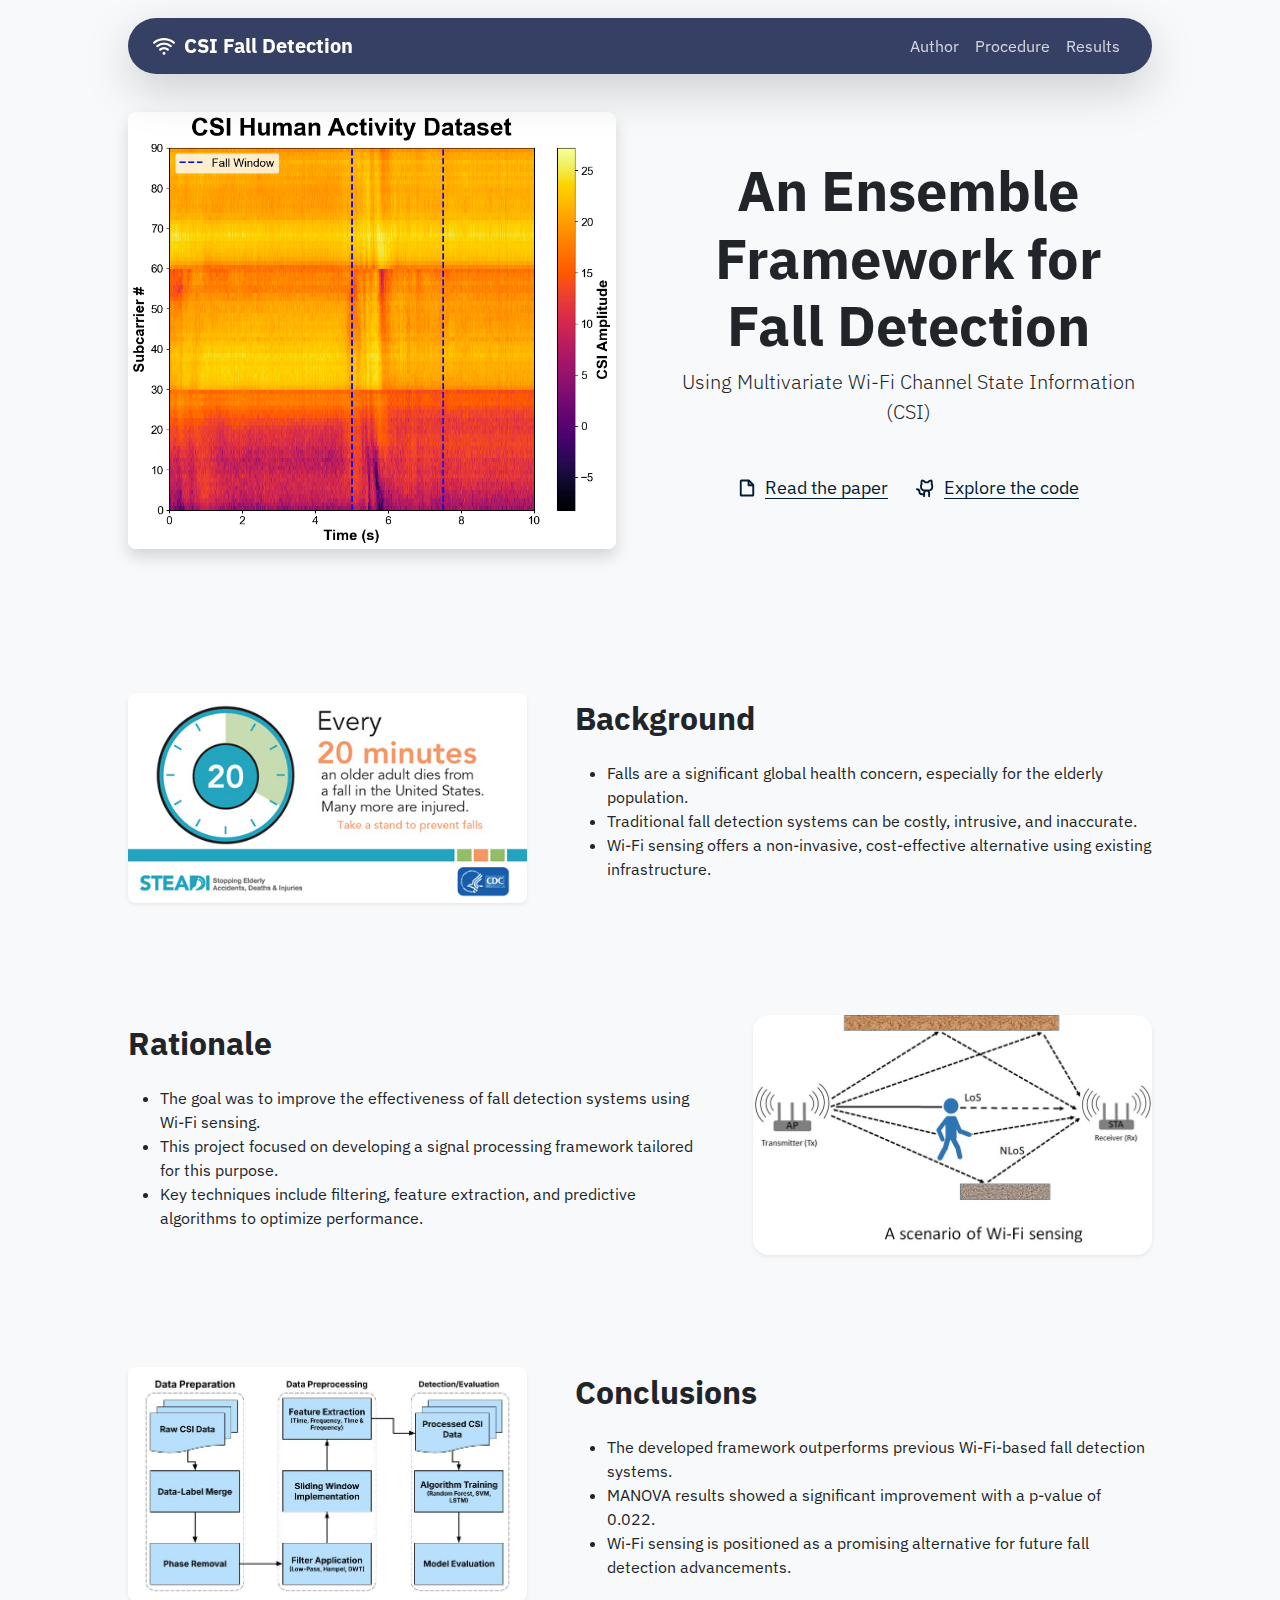
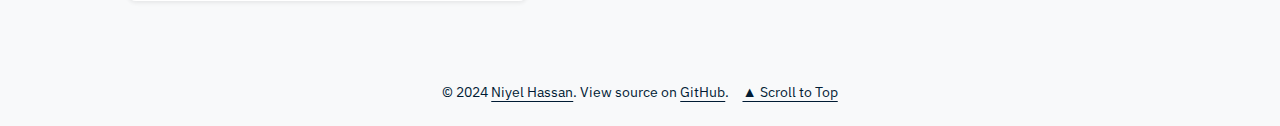
<file: index.html>
<!DOCTYPE html>
<html lang="en">
  <head>
    <meta charset="UTF-8" />
    <meta name="viewport" content="width=device-width, initial-scale=1.0" />
    <title>CSI Fall Detection</title>
    <link
      rel="stylesheet"
      href="https://cdn.jsdelivr.net/npm/bootstrap@5.3.3/dist/css/bootstrap.min.css"
    />
    <link rel="icon" href="img/favicon.svg" />
    <link rel="stylesheet" href="styles.css" />
  </head>

  <body class="bg-light">
    <!-- Floating Navbar -->
    <nav
      class="navbar navbar-expand-lg navbar-dark sticky-top mt-2 rounded-5 container-2-3 shadow-lg"
    >
      <div class="container-fluid px-4">
        <a
          class="navbar-brand fw-bold d-flex align-items-center"
          href="index.html"
        >
          <!-- Wi-Fi Icon -->
          <svg
            xmlns="http://www.w3.org/2000/svg"
            width="24"
            height="24"
            fill="#fff"
            viewBox="0 0 256 256"
            class="me-2 text-center"
          >
            <path
              d="M144,204a16,16,0,1,1-16-16A16,16,0,0,1,144,204ZM239.61,83.91a176,176,0,0,0-223.22,0,12,12,0,1,0,15.23,18.55,152,152,0,0,1,192.76,0,12,12,0,1,0,15.23-18.55Zm-32.16,35.73a128,128,0,0,0-158.9,0,12,12,0,0,0,14.9,18.81,104,104,0,0,1,129.1,0,12,12,0,0,0,14.9-18.81ZM175.07,155.3a80.05,80.05,0,0,0-94.14,0,12,12,0,0,0,14.14,19.4,56,56,0,0,1,65.86,0,12,12,0,1,0,14.14-19.4Z"
            ></path>
          </svg>
          CSI Fall Detection
        </a>
        <button
          class="navbar-toggler"
          type="button"
          data-bs-toggle="collapse"
          data-bs-target="#navbarNav"
        >
          <span class="navbar-toggler-icon"></span>
        </button>
        <div
          class="collapse navbar-collapse justify-content-end"
          id="navbarNav"
        >
          <ul class="navbar-nav">
            <li class="nav-item">
              <a class="nav-link" href="author.html">Author</a>
            </li>
            <li class="nav-item active">
              <a class="nav-link" href="procedure.html">Procedure</a>
            </li>
            <li class="nav-item">
              <a class="nav-link" href="results.html">Results</a>
            </li>
          </ul>
        </div>
      </div>
    </nav>

    <!-- Hero Section -->
    <div class="container-2-3 section">
      <div class="row align-items-center g-5">
        <div class="col-md-6 image-hover-container">
          <img
            src="img/hero-csi.png"
            alt="CSI Human Activity Dataset"
            class="img-fluid shadow rounded-3"
          />
          <div class="image-caption-hero">
            Source:
            <a
              class="caption-link"
              href="https://drive.google.com/file/d/1WokJHnYsFhaqScHmfrkk7i9q58vbd_g1/view?usp=sharing"
              target="_blank"
              >Research Poster</a
            >
          </div>
        </div>
        <div class="col-md-6 text-center">
          <h2 class="display-4 fw-bold">
            An Ensemble Framework for Fall Detection
          </h2>
          <p class="lead">
            Using Multivariate Wi-Fi Channel State Information (CSI)
          </p>
          <!-- Research Paper and Code Links -->
          <div class="mt-5">
            <a
              href="https://docs.google.com/document/d/1NsY9glFJHJQx5DNh6sM3hrI-TWMLvAEtZSrQcrSK5dU/edit?usp=drive_link"
              class="custom-link d-inline-flex align-items-center me-4"
              target="_blank"
            >
              <svg
                xmlns="http://www.w3.org/2000/svg"
                width="20"
                height="20"
                fill="currentColor"
                viewBox="0 0 256 256"
                class="me-2"
              >
                <path
                  d="M216.49,79.52l-56-56A12,12,0,0,0,152,20H56A20,20,0,0,0,36,40V216a20,20,0,0,0,20,20H200a20,20,0,0,0,20-20V88A12,12,0,0,0,216.49,79.52ZM160,57l23,23H160ZM60,212V44h76V92a12,12,0,0,0,12,12h48V212Z"
                ></path>
              </svg>
              Read the paper
            </a>
            <a
              href="https://github.com/niyelhassan/csi-fall-dsp"
              class="custom-link d-inline-flex align-items-center"
              target="_blank"
            >
              <svg
                xmlns="http://www.w3.org/2000/svg"
                width="20"
                height="20"
                fill="currentColor"
                viewBox="0 0 256 256"
                class="me-2"
              >
                <path
                  d="M212.62,75.17A63.7,63.7,0,0,0,206.39,26,12,12,0,0,0,196,20a63.71,63.71,0,0,0-50,24H126A63.71,63.71,0,0,0,76,20a12,12,0,0,0-10.39,6,63.7,63.7,0,0,0-6.23,49.17A61.5,61.5,0,0,0,52,104v8a60.1,60.1,0,0,0,45.76,58.28A43.66,43.66,0,0,0,92,192v4H76a20,20,0,0,1-20-20,44.05,44.05,0,0,0-44-44,12,12,0,0,0,0,24,20,20,0,0,1,20,20,44.05,44.05,0,0,0,44,44H92v12a12,12,0,0,0,24,0V192a20,20,0,0,1,40,0v40a12,12,0,0,0,24,0V192a43.66,43.66,0,0,0-5.76-21.72A60.1,60.1,0,0,0,220,112v-8A61.5,61.5,0,0,0,212.62,75.17ZM196,112a36,36,0,0,1-36,36H112a36,36,0,0,1-36-36v-8a37.87,37.87,0,0,1,6.13-20.12,11.65,11.65,0,0,0,1.58-11.49,39.9,39.9,0,0,1-.4-27.72,39.87,39.87,0,0,1,26.41,17.8A12,12,0,0,0,119.82,68h32.35a12,12,0,0,0,10.11-5.53,39.84,39.84,0,0,1,26.41-17.8,39.9,39.9,0,0,1-.4,27.72,12,12,0,0,0,1.61,11.53A37.85,37.85,0,0,1,196,104Z"
                ></path>
              </svg>
              Explore the code
            </a>
          </div>
        </div>
      </div>
    </div>

    <!-- Content Section: Background, Rationale, Conclusions -->
    <div class="container-2-3 section">
      <!-- Background Section -->
      <div class="row align-items-center g-5 py-2 pt-5">
        <div class="col-md-5 image-hover-container">
          <img
            src="img/cdc-fall-stat.png"
            alt="Background Image"
            class="img-fluid rounded-3 shadow-sm"
          />
          <div class="image-caption">
            Source:
            <a
              class="caption-link"
              href="https://www.securesafetysolutions.com/cdc-fallstatistics/"
              target="_blank"
              >Secure Safety Solutions</a
            >
          </div>
        </div>
        <div class="col-md-7">
          <h3 class="h2 fw-bold mb-4">Background</h3>
          <ul>
            <li>
              Falls are a significant global health concern, especially for the
              elderly population.
            </li>
            <li>
              Traditional fall detection systems can be costly, intrusive, and
              inaccurate.
            </li>
            <li>
              Wi-Fi sensing offers a non-invasive, cost-effective alternative
              using existing infrastructure.
            </li>
          </ul>
        </div>
      </div>

      <!-- Rationale Section -->
      <div class="row align-items-center g-5 mt-5 py-2">
        <div class="col-md-7">
          <h3 class="h2 fw-bold mb-4">Rationale</h3>
          <ul>
            <li>
              The goal was to improve the effectiveness of fall detection
              systems using Wi-Fi sensing.
            </li>
            <li>
              This project focused on developing a signal processing framework
              tailored for this purpose.
            </li>
            <li>
              Key techniques include filtering, feature extraction, and
              predictive algorithms to optimize performance.
            </li>
          </ul>
        </div>
        <div class="col-md-5 image-hover-container image-hover">
          <img
            src="img/wifi-sensing.jpg"
            alt="Rationale Image"
            class="img-fluid rounded-4 shadow-sm"
          />
          <div class="image-caption">
            Source:
            <a
              class="caption-link"
              href="https://wisecomlab.github.io/research.html"
              target="_blank"
              >Wireless Sensing and Communication Lab</a
            >
          </div>
        </div>
      </div>

      <!-- Conclusions Section -->
      <div class="row align-items-center g-5 mt-5 py-2">
        <div class="col-md-5 image-hover-container">
          <img
            src="img/conclusions.jpg"
            alt="Conclusions Image"
            class="img-fluid rounded-3 shadow-sm"
          />
          <div class="image-caption">
            Source:
            <a
              class="caption-link"
              href="https://drive.google.com/file/d/1WokJHnYsFhaqScHmfrkk7i9q58vbd_g1/view?usp=sharing"
              target="_blank"
              >Research Poster</a
            >
          </div>
        </div>
        <div class="col-md-7">
          <h3 class="h2 fw-bold mb-4">Conclusions</h3>
          <ul>
            <li>
              The developed framework outperforms previous Wi-Fi-based fall
              detection systems.
            </li>
            <li>
              MANOVA results showed a significant improvement with a p-value of
              0.022.
            </li>
            <li>
              Wi-Fi sensing is positioned as a promising alternative for future
              fall detection advancements.
            </li>
          </ul>
        </div>
      </div>
    </div>

    <!-- Footer -->
    <footer class="footer py-4">
      <div class="container-2-3 text-center">
        <p class="mb-0">
          &copy; 2024
          <a href="https://niyelhassan.com" target="_blank">Niyel Hassan</a>.
          View source on
          <a href="https://github.com/niyelhassan/rp_hassan" target="_blank"
            >GitHub</a
          >. <a href="#" id="scroll-top">&#x25B2; Scroll to Top</a>
        </p>
      </div>
    </footer>

    <!-- Bootstrap JS -->
    <script src="https://cdn.jsdelivr.net/npm/bootstrap@5.3.3/dist/js/bootstrap.min.js"></script>
  </body>
</html>
</file>
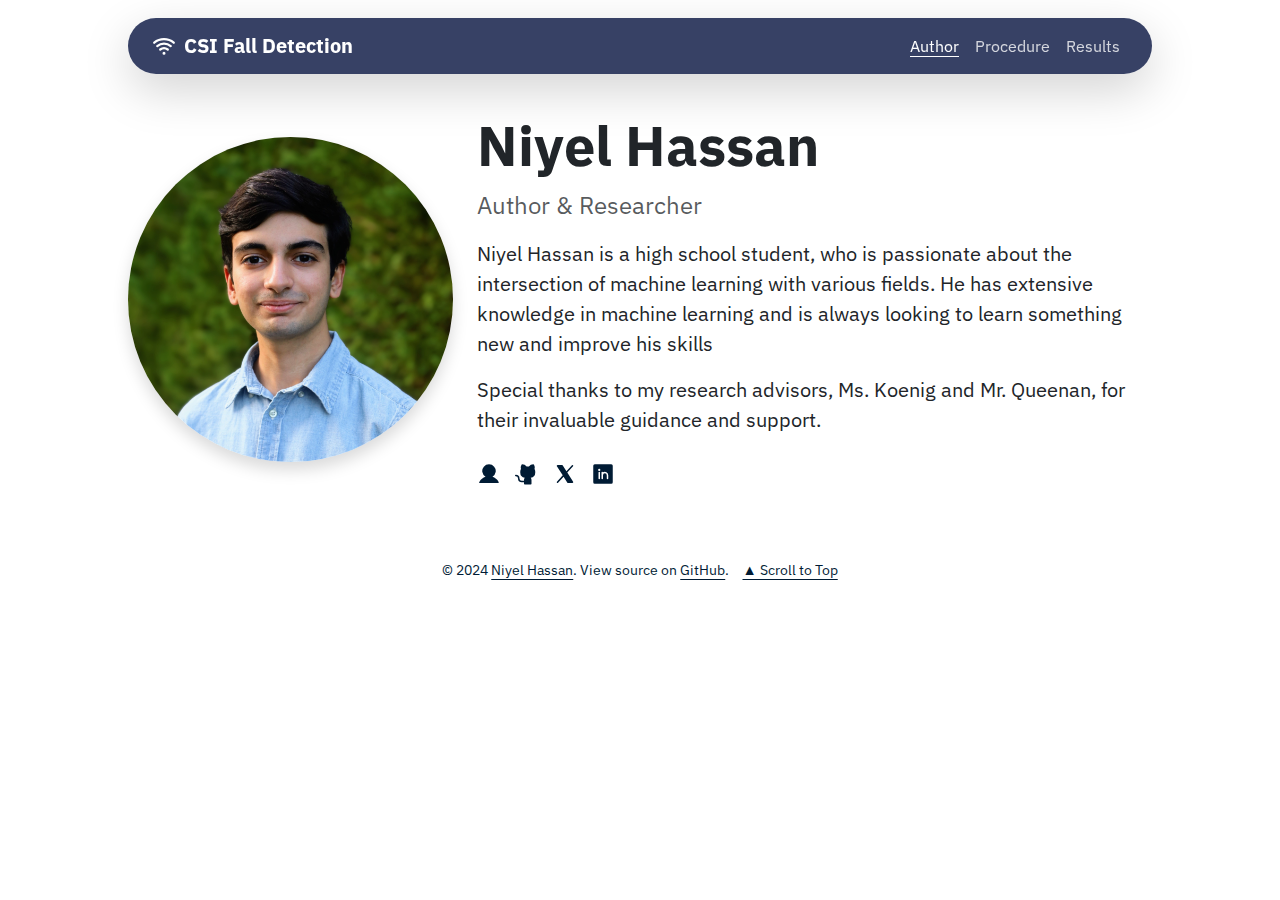
<file: author.html>
<!DOCTYPE html>
<html lang="en">
  <head>
    <meta charset="UTF-8" />
    <meta name="viewport" content="width=device-width, initial-scale=1.0" />
    <title>Author | CSI Fall Detection</title>
    <link
      rel="stylesheet"
      href="https://cdn.jsdelivr.net/npm/bootstrap@5.3.3/dist/css/bootstrap.min.css"
    />
    <link rel="icon" href="img/favicon.svg" />
    <link rel="stylesheet" href="styles.css" />
  </head>
  <body class="body">
    <nav
      class="navbar navbar-expand-lg navbar-dark shadow-lg sticky-top mt-2 rounded-5 container-2-3"
    >
      <div class="container-fluid px-4">
        <a class="navbar-brand fw-bold d-flex align-items-center" href="index.html">
          <!-- Wi-Fi Icon -->
          <svg
            xmlns="http://www.w3.org/2000/svg"
            width="24"
            height="24"
            fill="#fff"
            viewBox="0 0 256 256"
            class="me-2 text-center"
          >
            <path
              d="M144,204a16,16,0,1,1-16-16A16,16,0,0,1,144,204ZM239.61,83.91a176,176,0,0,0-223.22,0,12,12,0,1,0,15.23,18.55,152,152,0,0,1,192.76,0,12,12,0,1,0,15.23-18.55Zm-32.16,35.73a128,128,0,0,0-158.9,0,12,12,0,0,0,14.9,18.81,104,104,0,0,1,129.1,0,12,12,0,0,0,14.9-18.81ZM175.07,155.3a80.05,80.05,0,0,0-94.14,0,12,12,0,0,0,14.14,19.4,56,56,0,0,1,65.86,0,12,12,0,1,0,14.14-19.4Z"
            ></path>
          </svg>
          CSI Fall Detection
        </a>
        <button
          class="navbar-toggler"
          type="button"
          data-bs-toggle="collapse"
          data-bs-target="#navbarNav"
        >
          <span class="navbar-toggler-icon"></span>
        </button>
        <div
          class="collapse navbar-collapse justify-content-end"
          id="navbarNav"
        >
          <ul class="navbar-nav">
            <li class="nav-item">
              <a class="nav-link" href="author.html" id="active-link">Author</a>
            </li>
            <li class="nav-item">
              <a class="nav-link" href="procedure.html">Procedure</a>
            </li>
            <li class="nav-item">
              <a class="nav-link" href="results.html">Results</a>
            </li>
          </ul>
        </div>
      </div>
    </nav>

    <!-- Authors Section -->
    <div class="container-2-3 section">
      <div class="row align-items-center">
        <div class="col-md-4 text-center">
          <img
            src="img/niyel-picture.jpg"
            alt="Author's Headshot"
            class="rounded-circle img-fluid shadow"
            style="width: 900px; height: auto"
          />
        </div>
                <div class="col-md-8">
          <h2 class="fw-bold display-4">Niyel Hassan</h2>
          <p class="text-muted fs-4">Author & Researcher</p>
          <p class="fs-5">
            Niyel Hassan is a high school student, who is passionate about the intersection of machine learning with various fields. He has extensive knowledge in machine learning and is always looking to learn something new and improve his skills
          </p>
          <p class="fs-5">
            Special thanks to my research advisors, Ms. Koenig and Mr. Queenan, for their invaluable guidance and support.
          </p>
          <div class="fs-4">
            <a
              href="https://niyelhassan.com"
              target="_blank"
              class="custom-link me-2"
              title="Personal Website"
              ><svg xmlns="http://www.w3.org/2000/svg" width="24" height="24" fill="#000000" viewBox="0 0 256 256"><path d="M230.93,220a8,8,0,0,1-6.93,4H32a8,8,0,0,1-6.92-12c15.23-26.33,38.7-45.21,66.09-54.16a72,72,0,1,1,73.66,0c27.39,8.95,50.86,27.83,66.09,54.16A8,8,0,0,1,230.93,220Z"></path></svg></a
            >
          
            <a
              href="https://github.com/niyelhassan"
              target="_blank"
              class="custom-link me-2"
              title="Github"
              ><svg xmlns="http://www.w3.org/2000/svg" width="24" height="24" fill="#000000" viewBox="0 0 256 256"><path d="M216,104v8a56.06,56.06,0,0,1-48.44,55.47A39.8,39.8,0,0,1,176,192v40a8,8,0,0,1-8,8H104a8,8,0,0,1-8-8V216H72a40,40,0,0,1-40-40A24,24,0,0,0,8,152a8,8,0,0,1,0-16,40,40,0,0,1,40,40,24,24,0,0,0,24,24H96v-8a39.8,39.8,0,0,1,8.44-24.53A56.06,56.06,0,0,1,56,112v-8a58.14,58.14,0,0,1,7.69-28.32A59.78,59.78,0,0,1,69.07,28,8,8,0,0,1,76,24a59.75,59.75,0,0,1,48,24h24a59.75,59.75,0,0,1,48-24,8,8,0,0,1,6.93,4,59.74,59.74,0,0,1,5.37,47.68A58,58,0,0,1,216,104Z"></path></svg></a
            >
            <a
              href="https://x.com/niyelhassan"
              target="_blank"
              class="custom-link me-2"
              title="Twitter"
              ><svg xmlns="http://www.w3.org/2000/svg" width="24" height="24" fill="#000000" viewBox="0 0 256 256"><path d="M215,219.85a8,8,0,0,1-7,4.15H160a8,8,0,0,1-6.75-3.71l-40.49-63.63L53.92,221.38a8,8,0,0,1-11.84-10.76l61.77-68L41.25,44.3A8,8,0,0,1,48,32H96a8,8,0,0,1,6.75,3.71l40.49,63.63,58.84-64.72a8,8,0,0,1,11.84,10.76l-61.77,67.95,62.6,98.38A8,8,0,0,1,215,219.85Z"></path></svg></a
            >
            <a
              href="https://linkedin.com/in/niyelhassan"
              target="_blank"
              class="custom-link"
              title="LinkedIn"
              ><svg xmlns="http://www.w3.org/2000/svg" width="24" height="24" fill="#000000" viewBox="0 0 256 256"><path d="M216,24H40A16,16,0,0,0,24,40V216a16,16,0,0,0,16,16H216a16,16,0,0,0,16-16V40A16,16,0,0,0,216,24ZM96,176a8,8,0,0,1-16,0V112a8,8,0,0,1,16,0ZM88,96a12,12,0,1,1,12-12A12,12,0,0,1,88,96Zm96,80a8,8,0,0,1-16,0V140a20,20,0,0,0-40,0v36a8,8,0,0,1-16,0V112a8,8,0,0,1,15.79-1.78A36,36,0,0,1,184,140Z"></path></svg></a
            >
          </div>
        </div>
        </div>
      </div>
    </div>

    <!-- Footer -->
    <footer class="footer py-4">
      <div class="container-2-3 text-center">
        <p class="mb-0">
          &copy; 2024
          <a href="https://niyelhassan.com" target="_blank">Niyel Hassan</a>.
          View source on
          <a href="https://github.com/niyelhassan/rp_hassan" target="_blank"
            >GitHub</a
          >. <a href="#" id="scroll-top">&#x25B2; Scroll to Top</a>
        </p>
      </div>
    </footer>

    <!-- Bootstrap JS -->
    <script src="https://cdn.jsdelivr.net/npm/bootstrap@5.3.3/dist/js/bootstrap.bundle.min.js"></script>
  </body>
</html>
</file>
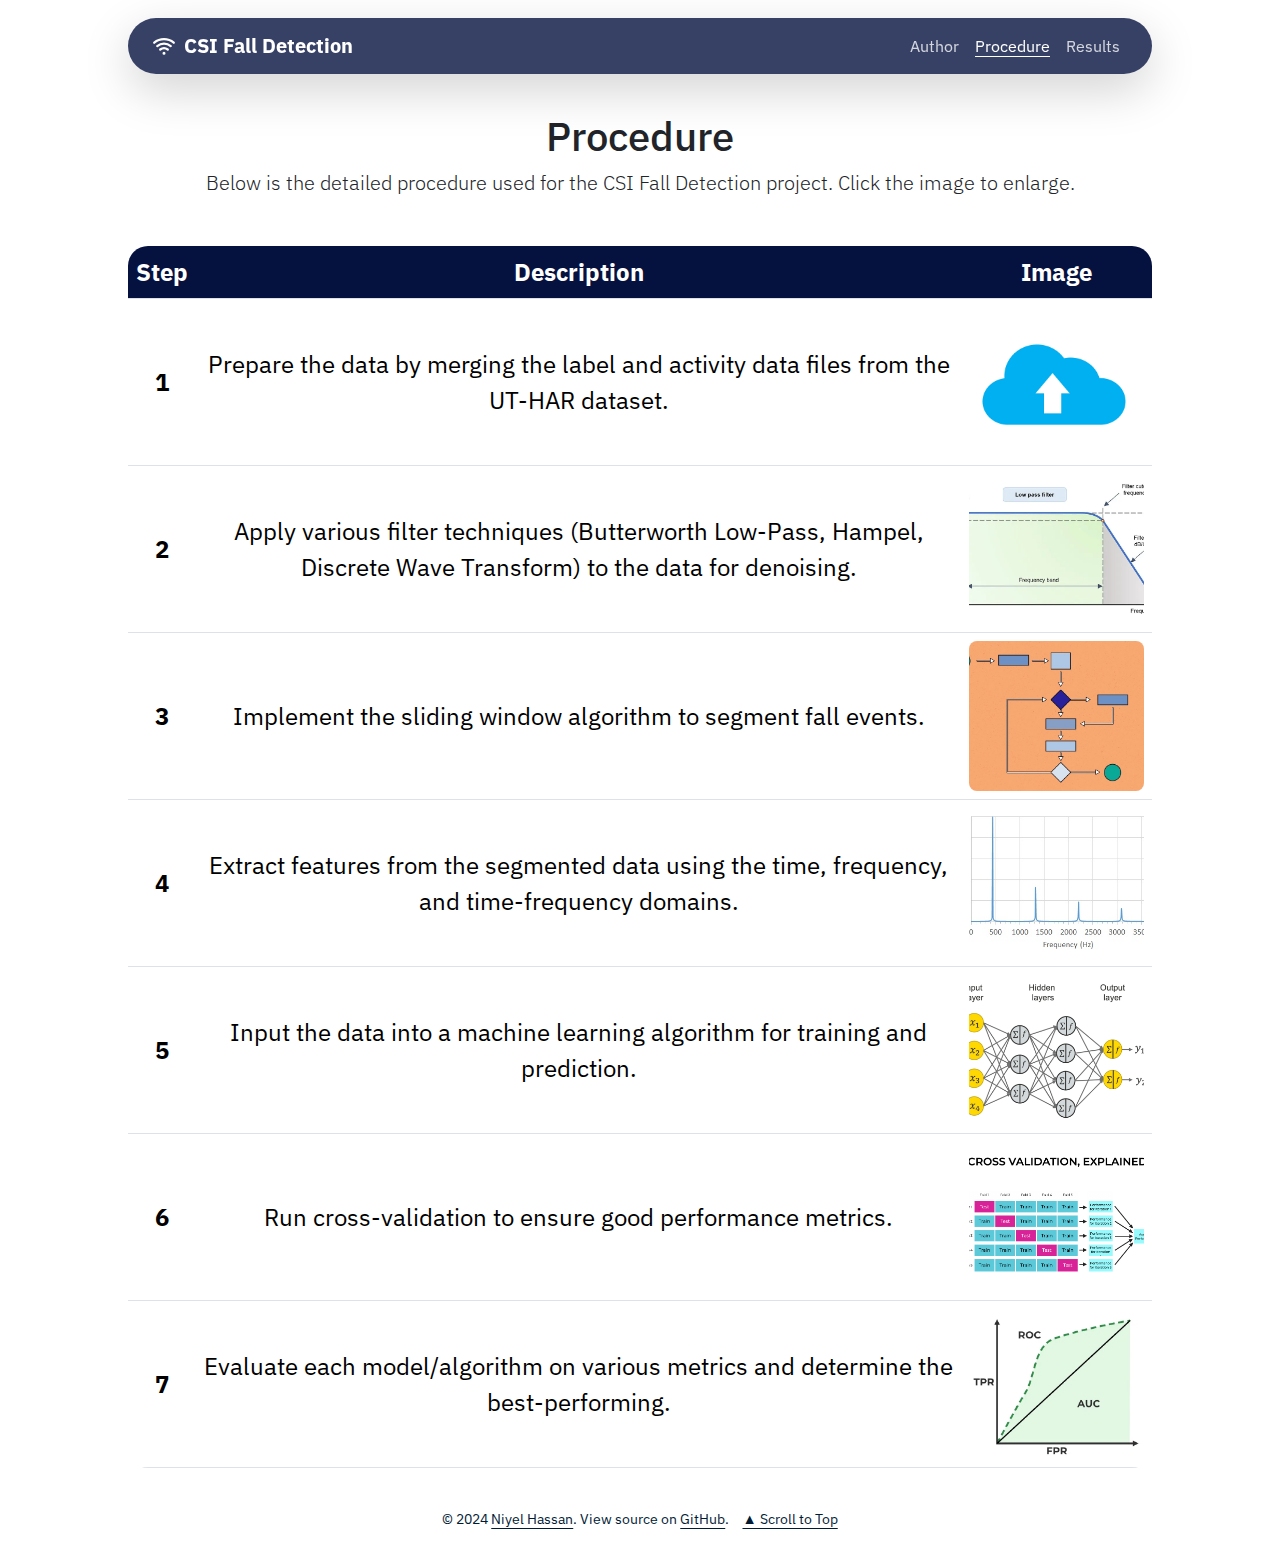
<file: procedure.html>
<!DOCTYPE html>
<html lang="en">
  <head>
    <meta charset="UTF-8" />
    <meta name="viewport" content="width=device-width, initial-scale=1.0" />
    <title>Procedure | CSI Fall Detection</title>
    <link
      rel="stylesheet"
      href="https://cdn.jsdelivr.net/npm/bootstrap@5.3.3/dist/css/bootstrap.min.css"
    />
    <link rel="icon" href="img/favicon.svg" />
    <link rel="stylesheet" href="styles.css" />
  </head>
  <body class="body">
    <nav
      class="navbar navbar-expand-lg navbar-dark sticky-top mt-2 rounded-5 container-2-3 shadow-lg"
    >
      <div class="container-fluid px-4">
        <a
          class="navbar-brand fw-bold d-flex align-items-center"
          href="index.html"
        >
          <!-- Wi-Fi Icon -->
          <svg
            xmlns="http://www.w3.org/2000/svg"
            width="24"
            height="24"
            fill="#fff"
            viewBox="0 0 256 256"
            class="me-2 text-center"
          >
            <path
              d="M144,204a16,16,0,1,1-16-16A16,16,0,0,1,144,204ZM239.61,83.91a176,176,0,0,0-223.22,0,12,12,0,1,0,15.23,18.55,152,152,0,0,1,192.76,0,12,12,0,1,0,15.23-18.55Zm-32.16,35.73a128,128,0,0,0-158.9,0,12,12,0,0,0,14.9,18.81,104,104,0,0,1,129.1,0,12,12,0,0,0,14.9-18.81ZM175.07,155.3a80.05,80.05,0,0,0-94.14,0,12,12,0,0,0,14.14,19.4,56,56,0,0,1,65.86,0,12,12,0,1,0,14.14-19.4Z"
            ></path>
          </svg>
          CSI Fall Detection
        </a>
        <button
          class="navbar-toggler"
          type="button"
          data-bs-toggle="collapse"
          data-bs-target="#navbarNav"
        >
          <span class="navbar-toggler-icon"></span>
        </button>
        <div
          class="collapse navbar-collapse justify-content-end"
          id="navbarNav"
        >
          <ul class="navbar-nav">
            <li class="nav-item">
              <a class="nav-link" href="author.html">Author</a>
            </li>
            <li class="nav-item">
              <a class="nav-link" href="procedure.html" id="active-link"
                >Procedure</a
              >
            </li>
            <li class="nav-item">
              <a class="nav-link" href="results.html">Results</a>
            </li>
          </ul>
        </div>
      </div>
    </nav>

    <div class="container-2-3 mt-5 section-contained">
      <h1 class="mb-2 text-center">Procedure</h1>
      <p class="lead text-center mb-5">
        Below is the detailed procedure used for the CSI Fall Detection project.
        Click the image to enlarge.
      </p>
      <!-- Table of Procedure -->
      <div class="table-responsive">
        <table
          class="table table-hover text-center align-middle rounded-table table-text"
        >
          <thead>
            <tr>
              <th class="th-bg">Step</th>
              <th class="th-bg">Description</th>
              <th class="th-bg">Image</th>
            </tr>
          </thead>
          <tbody>
            <!-- Step 1 -->
            <tr>
              <td><strong>1</strong></td>
              <td>
                Prepare the data by merging the label and activity data files
                from the UT-HAR dataset.
              </td>
              <td>
                <a href="#img1">
                  <img
                    src="img/step-1-procedure.png"
                    class="img-fluid img-fixed-size rounded-3"
                    alt="Merging data from the UT-HAR dataset"
                  />
                </a>
                <a href="#" id="img1" class="lightbox">
                  <img
                    src="img/step-1-procedure.png"
                    class="img-fluid expanded-image rounded-3"
                    alt="Merging data from the UT-HAR dataset"
                  />
                </a>
              </td>
            </tr>
            <!-- Step 2 -->
            <tr>
              <td><strong>2</strong></td>
              <td>
                Apply various filter techniques (Butterworth Low-Pass, Hampel,
                Discrete Wave Transform) to the data for denoising.
              </td>
              <td>
                <a href="#img2">
                  <img
                    src="img/step-2-procedure.webp"
                    class="img-fluid img-fixed-size rounded-3"
                    alt="Applying filter techniques for data denoising"
                  />
                </a>
                <a href="#" id="img2" class="lightbox">
                  <img
                    src="img/step-2-procedure.webp"
                    class="img-fluid expanded-image rounded-3"
                    alt="Applying filter techniques for data denoising"
                  />
                </a>
              </td>
            </tr>
            <!-- Step 3 -->
            <tr>
              <td><strong>3</strong></td>
              <td>
                Implement the sliding window algorithm to segment fall events.
              </td>
              <td>
                <a href="#img3">
                  <img
                    src="img/step-3-procedure.jpg"
                    class="img-fluid img-fixed-size rounded-3"
                    alt="Sliding window algorithm for fall event segmentation"
                  />
                </a>
                <a href="#" id="img3" class="lightbox">
                  <img
                    src="img/step-3-procedure.jpg"
                    class="img-fluid expanded-image rounded-3"
                    alt="Sliding window algorithm for fall event segmentation"
                  />
                </a>
              </td>
            </tr>
            <!-- Step 4 -->
            <tr>
              <td><strong>4</strong></td>
              <td>
                Extract features from the segmented data using the time,
                frequency, and time-frequency domains.
              </td>
              <td>
                <a href="#img4">
                  <img
                    src="img/step-4-procedure.jpg"
                    class="img-fluid img-fixed-size rounded-3"
                    alt="Feature extraction from segmented data"
                  />
                </a>
                <a href="#" id="img4" class="lightbox">
                  <img
                    src="img/step-4-procedure.jpg"
                    class="img-fluid expanded-image rounded-3"
                    alt="Feature extraction from segmented data"
                  />
                </a>
              </td>
            </tr>
            <!-- Step 5 -->
            <tr>
              <td><strong>5</strong></td>
              <td>
                Input the data into a machine learning algorithm for training
                and prediction.
              </td>
              <td>
                <a href="#img5">
                  <img
                    src="img/step-5-procedure.webp"
                    class="img-fluid img-fixed-size rounded-3"
                    alt="Input data into machine learning algorithm"
                  />
                </a>
                <a href="#" id="img5" class="lightbox">
                  <img
                    src="img/step-5-procedure.webp"
                    class="img-fluid expanded-image rounded-3"
                    alt="Input data into machine learning algorithm"
                  />
                </a>
              </td>
            </tr>
            <!-- Step 6 -->
            <tr>
              <td><strong>6</strong></td>
              <td>Run cross-validation to ensure good performance metrics.</td>
              <td>
                <a href="#img6">
                  <img
                    src="img/step-6-procedure.png"
                    class="img-fluid img-fixed-size rounded-3"
                    alt="Cross-validation for performance metrics"
                  />
                </a>
                <a href="#" id="img6" class="lightbox">
                  <img
                    src="img/step-6-procedure.png"
                    class="img-fluid expanded-image rounded-3"
                    alt="Cross-validation for performance metrics"
                  />
                </a>
              </td>
            </tr>
            <!-- Step 7 -->
            <tr>
              <td><strong>7</strong></td>
              <td>
                Evaluate each model/algorithm on various metrics and determine
                the best-performing.
              </td>
              <td>
                <a href="#img7">
                  <img
                    src="img/step-7-procedure.webp"
                    class="img-fluid img-fixed-size rounded-3"
                    alt="Evaluation of models and algorithms"
                  />
                </a>
                <a href="#" id="img7" class="lightbox">
                  <img
                    src="img/step-7-procedure.webp"
                    class="img-fluid expanded-image rounded-3"
                    alt="Evaluation of models and algorithms"
                  />
                </a>
              </td>
            </tr>
          </tbody>
        </table>
      </div>
    </div>

    <!-- Footer -->
    <footer class="footer py-4">
      <div class="container-2-3 text-center">
        <p class="mb-0">
          &copy; 2024
          <a href="https://niyelhassan.com" target="_blank">Niyel Hassan</a>.
          View source on
          <a href="https://github.com/niyelhassan/rp_hassan" target="_blank"
            >GitHub</a
          >. <a href="#" id="scroll-top">&#x25B2; Scroll to Top</a>
        </p>
      </div>
    </footer>

    <!-- Bootstrap JS -->
    <script src="https://cdn.jsdelivr.net/npm/bootstrap@5.3.3/dist/js/bootstrap.bundle.min.js"></script>
  </body>
</html>
</file>
<file: styles.css>
@import url("https://fonts.googleapis.com/css2?family=Inter:wght@400;600;700&display=swap");
@import url("https://fonts.googleapis.com/css2?family=IBM+Plex+Sans:ital,wght@0,100;0,200;0,300;0,400;0,500;0,600;0,700;1,100;1,200;1,300;1,400;1,500;1,600;1,700&display=swap");

body,
h1,
h2,
h3,
h4,
h5,
h6,
p,
li,
a,
button {
  font-family: "IBM Plex Sans", sans-serif;
}

.container-2-3 {
  max-width: 70%;
  margin-left: auto;
  margin-right: auto;
}

.navbar {
  backdrop-filter: blur(5px);
  top: 2%;
  background-color: rgba(5, 17, 62, 0.8);
  animation: fadeIn 0.75s ease-in-out;
}

#active-link {
  color: #ffffff;
  text-decoration: underline;
}

.navbar-nav .nav-link {
  transition: color 0.3s ease-in-out;
  font-weight: 400;
  transition: text-decoration-color 300ms;
  text-decoration: underline rgba(255, 255, 255, 0);
  color: #ffffffca;
}

.navbar-nav .nav-link:hover {
  color: #fff;
  text-decoration: underline rgba(255, 255, 255, 1);
}

.section {
  padding: 3rem 0;
  animation: fadeInUp 0.75s ease-in-out;
}

.section-contained {
  animation: fadeInUp 0.75s ease-in-out;
}

.footer p {
  margin: 0;
  font-size: 0.9rem;
  color: #001b34;
}

a {
  color: #001b34;
  text-underline-offset: 0.25rem;
}

a:hover {
  color: #0400ff;
}

@media (max-width: 1370px) {
  .container-2-3 {
    max-width: 80%;
  }
}

@media (max-width: 900px) {
  .container-2-3 {
    max-width: 90%;
  }
}

@media (max-width: 395px) {
  .custom-link {
    margin: 5px 10px 0px 10px !important;
  }
}

@keyframes fadeIn {
  from {
    opacity: 0;
  }
  to {
    opacity: 1;
  }
}

@keyframes fadeInUp {
  from {
    opacity: 0;
    transform: translateY(20px);
  }
  to {
    opacity: 1;
    transform: translateY(0);
  }
}

.custom-link {
  color: #001b34;
  font-size: 1.1rem;
  text-decoration: none;
  transition: color 0.3s ease;
  text-decoration: underline;
}

.custom-link:hover {
  color: #0400ff;
}

.custom-link svg {
  fill: currentColor;
  transition: fill 0.3s ease;
}

.custom-link:hover svg {
  fill: #0400ff;
}

#scroll-top {
  transition: font-weight 50ms;
  margin-left: 1%;
}

#scroll-top:hover {
  font-weight: 700;
  color: #001b34;
}

.construction-container {
  padding: 5rem 2rem;
  border-radius: 15px;
  margin-top: 8rem;
  margin-bottom: 8rem;
  animation: fadeIn 1s ease-in-out;
}

.construction-container h1 {
  font-size: 3rem;
  font-weight: bold;
  color: #001b34;
}

.construction-container p {
  font-size: 1.25rem;
  color: #6c757d;
}

.construction-icon {
  font-size: 4rem;
  color: #007bff;
  margin-bottom: 1rem;
  animation: bounce 2s infinite;
}

@keyframes bounce {
  0%,
  20%,
  50%,
  80%,
  100% {
    transform: translateY(0);
  }
  40% {
    transform: translateY(-30px);
  }
  60% {
    transform: translateY(-15px);
  }
}

.image-hover-container {
  position: relative;
  display: inline-block;
  transition: transform ease 300ms;
}

.image-hover-container:hover {
  transform: translate(0, -5px);
}

.image-caption {
  position: absolute;
  bottom: 5;
  left: 0;
  width: 100%;
  padding: 5px;
  color: #001b34;
  text-align: center;
  font-size: 14px;
  opacity: 0;
  transition: opacity 300ms ease;
}

.image-caption-hero {
  position: absolute;
  bottom: 5;
  left: 0;
  width: 100%;
  padding: 5px;
  padding-top: 15px;
  color: #001b34;
  text-align: center;
  font-size: 14px;
  opacity: 0;
  transition: opacity 300ms ease;
}

.image-hover-container:hover .image-caption-hero {
  opacity: 1;
}

.image-hover-container:hover .image-caption {
  opacity: 1;
}

.caption-link {
  color: #001b34;
  font-size: 0.9rem;
  text-decoration: none;
  transition: color 0.3s ease;
  text-decoration: underline;
}

.caption-link:hover {
  color: #0400ff;
}

.th-bg {
  background-color: #05113e !important;
  color: white !important;
}

.rounded-table {
  border-radius: 20px;
  overflow: hidden;
}

.table-text {
  font-size: 1.5rem;
  color: #001b34;
}

.img-fixed-size {
  height: 150px;
  object-fit: cover;
  width: 100%;
}

.lightbox {
  display: none;
  position: fixed;
  top: 0;
  left: 0;
  width: 100%;
  height: 100%;
  background: rgba(0, 0, 0, 0.8);
  z-index: 9999;
  text-align: center;
  align-items: center;
  justify-content: center;
}

.lightbox img {
  max-width: 90%;
  max-height: 90%;
}

:target {
  display: flex;
}

.expanded-image {
  width: auto;
  height: auto;
  max-width: 100%;
  max-height: 100%;
  object-fit: contain;
}

.chart-container {
  padding: 40px 20px;
  margin: 0 auto; /* Center the container */
}
.chart-description {
  margin-top: 20px;
  font-size: 1rem;
  color: #555;
}
.disclaimer {
  margin-top: 10px;
  font-size: 0.875rem;
  color: #888;
}
</file>
